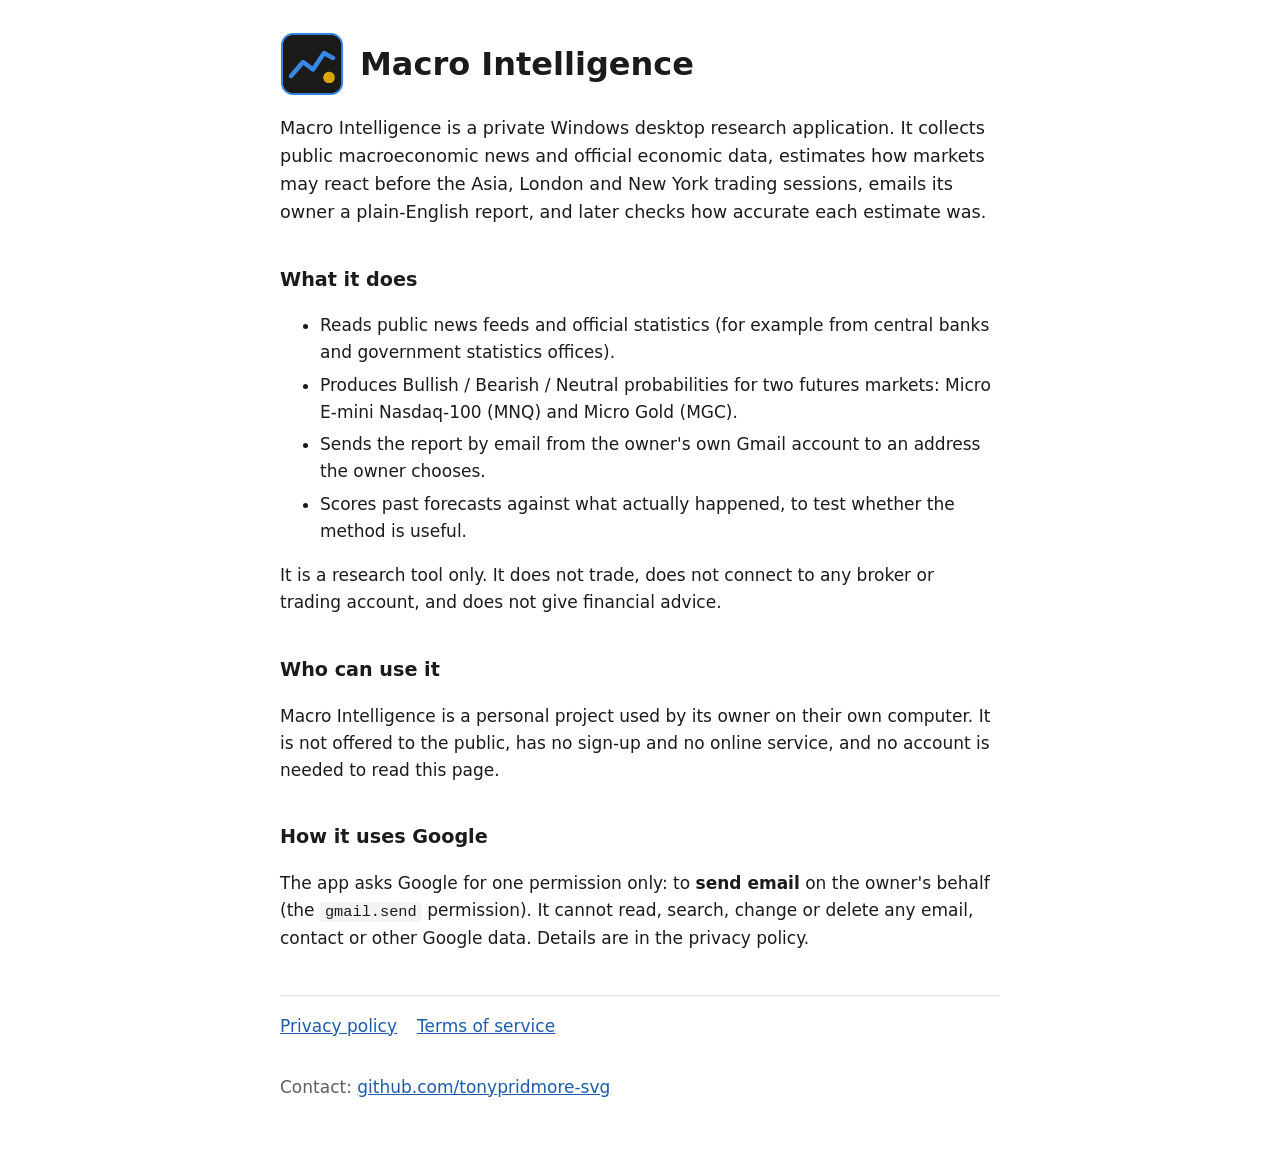
<file: index.html>
<!doctype html>
<html lang="en">
<head>
<meta charset="utf-8">
<meta name="viewport" content="width=device-width, initial-scale=1">
<title>Macro Intelligence</title>
<meta name="description" content="Macro Intelligence is a private Windows desktop research app that studies how macroeconomic news relates to Nasdaq-100 and gold futures, and emails its owner plain-English reports.">
<link rel="icon" href="logo.png">
<link rel="stylesheet" href="style.css">
</head>
<body>
<header>
  <img src="logo.png" width="64" height="64" alt="Macro Intelligence logo">
  <h1>Macro Intelligence</h1>
</header>
<main>
  <p class="lead">Macro Intelligence is a private Windows desktop research application. It collects public
  macroeconomic news and official economic data, estimates how markets may react before the Asia, London
  and New York trading sessions, emails its owner a plain-English report, and later checks how accurate
  each estimate was.</p>

  <h2>What it does</h2>
  <ul>
    <li>Reads public news feeds and official statistics (for example from central banks and government
      statistics offices).</li>
    <li>Produces Bullish / Bearish / Neutral probabilities for two futures markets: Micro E-mini
      Nasdaq-100 (MNQ) and Micro Gold (MGC).</li>
    <li>Sends the report by email from the owner's own Gmail account to an address the owner chooses.</li>
    <li>Scores past forecasts against what actually happened, to test whether the method is useful.</li>
  </ul>
  <p>It is a research tool only. It does not trade, does not connect to any broker or trading account,
  and does not give financial advice.</p>

  <h2>Who can use it</h2>
  <p>Macro Intelligence is a personal project used by its owner on their own computer. It is not offered
  to the public, has no sign-up and no online service, and no account is needed to read this page.</p>

  <h2>How it uses Google</h2>
  <p>The app asks Google for one permission only: to <strong>send email</strong> on the owner's behalf
  (the <code>gmail.send</code> permission). It cannot read, search, change or delete any email, contact
  or other Google data. Details are in the privacy policy.</p>

  <nav class="links">
    <a href="https://tonypridmore-svg.github.io/privacy.html">Privacy policy</a>
    <a href="https://tonypridmore-svg.github.io/terms.html">Terms of service</a>
  </nav>
</main>
<footer>
  <p>Contact: <a href="https://github.com/tonypridmore-svg">github.com/tonypridmore-svg</a></p>
</footer>
</body>
</html>
</file>
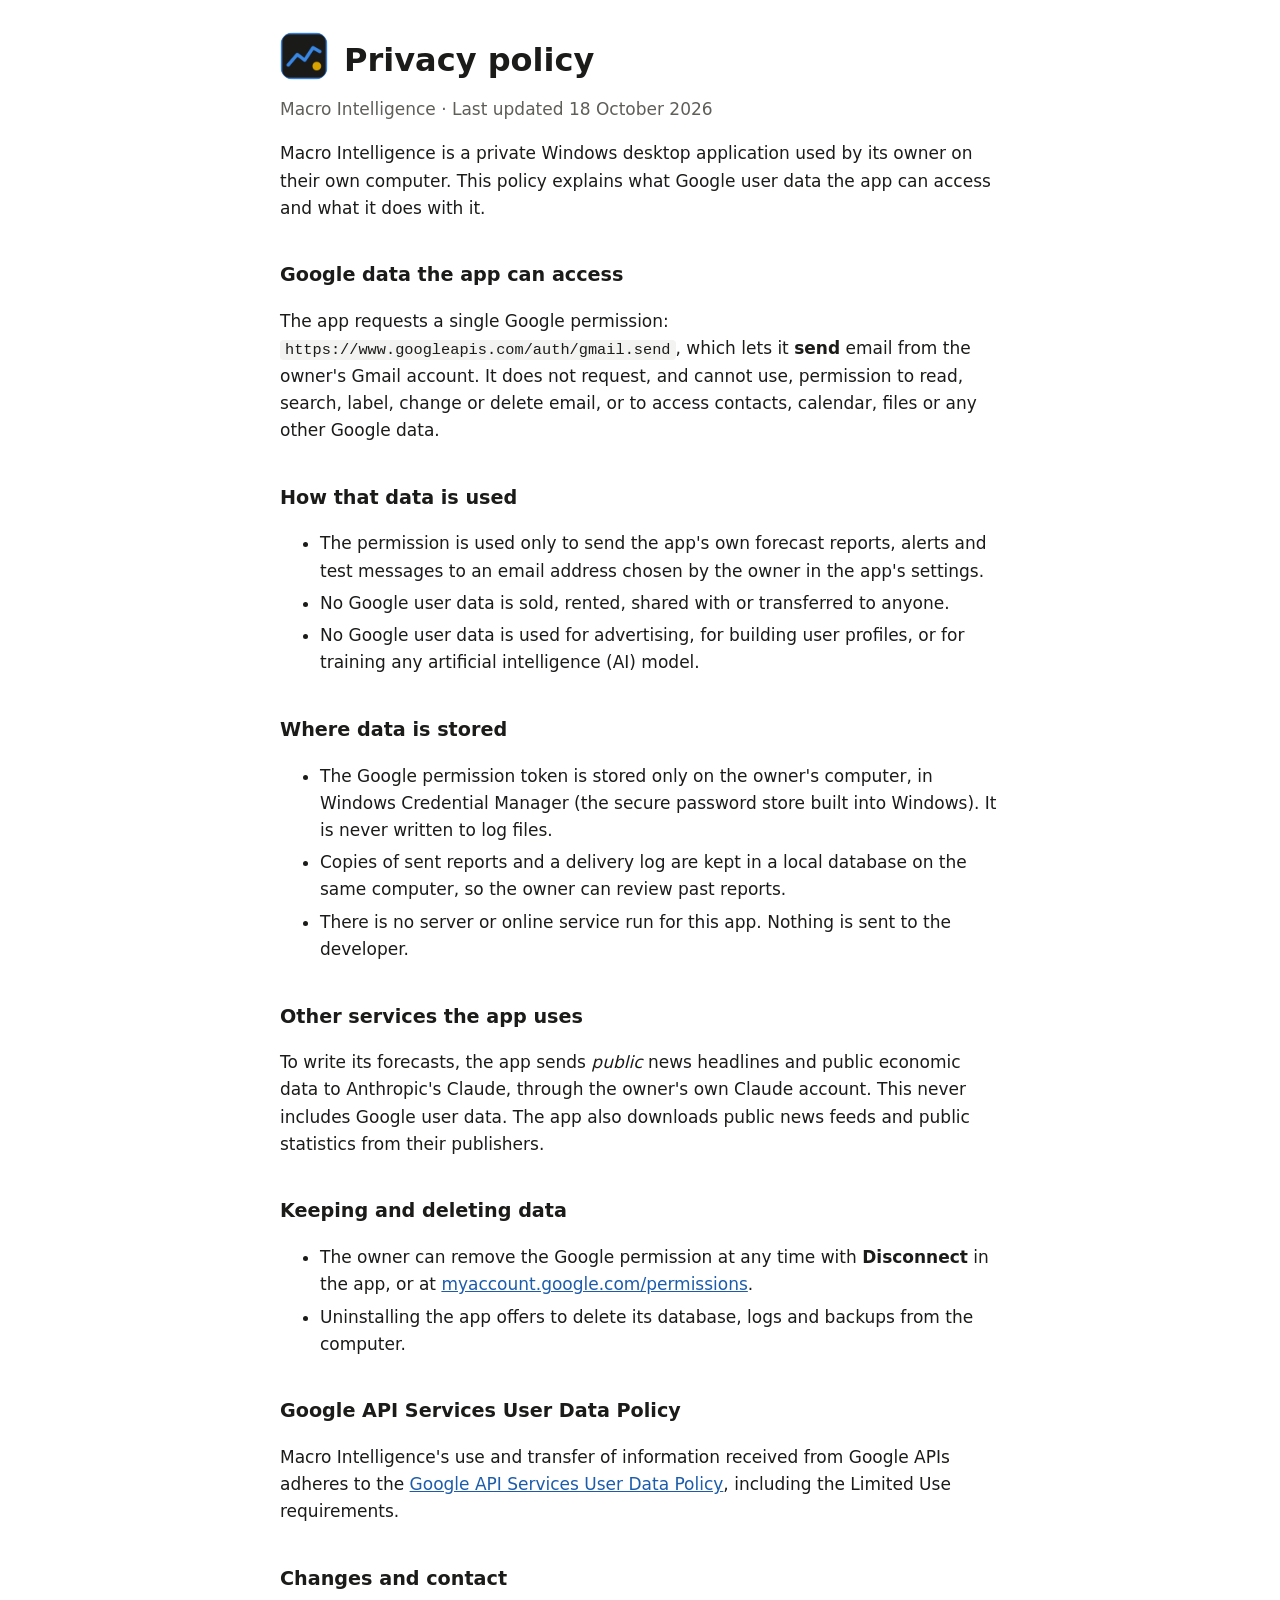
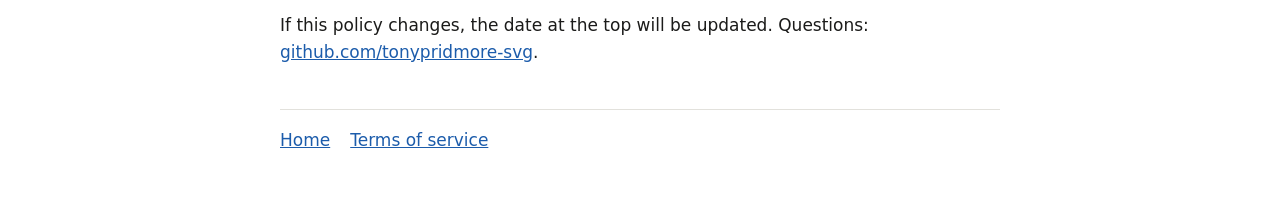
<file: privacy.html>
<!doctype html>
<html lang="en">
<head>
<meta charset="utf-8">
<meta name="viewport" content="width=device-width, initial-scale=1">
<title>Privacy policy - Macro Intelligence</title>
<link rel="icon" href="logo.png">
<link rel="stylesheet" href="style.css">
</head>
<body>
<header>
  <a href="https://tonypridmore-svg.github.io/"><img src="logo.png" width="48" height="48" alt="Macro Intelligence logo"></a>
  <h1>Privacy policy</h1>
</header>
<main>
  <p class="meta">Macro Intelligence &middot; Last updated 18 October 2026</p>

  <p>Macro Intelligence is a private Windows desktop application used by its owner on their own computer.
  This policy explains what Google user data the app can access and what it does with it.</p>

  <h2>Google data the app can access</h2>
  <p>The app requests a single Google permission: <code>https://www.googleapis.com/auth/gmail.send</code>,
  which lets it <strong>send</strong> email from the owner's Gmail account. It does not request, and cannot
  use, permission to read, search, label, change or delete email, or to access contacts, calendar, files
  or any other Google data.</p>

  <h2>How that data is used</h2>
  <ul>
    <li>The permission is used only to send the app's own forecast reports, alerts and test messages to an
      email address chosen by the owner in the app's settings.</li>
    <li>No Google user data is sold, rented, shared with or transferred to anyone.</li>
    <li>No Google user data is used for advertising, for building user profiles, or for training any
      artificial intelligence (AI) model.</li>
  </ul>

  <h2>Where data is stored</h2>
  <ul>
    <li>The Google permission token is stored only on the owner's computer, in Windows Credential Manager
      (the secure password store built into Windows). It is never written to log files.</li>
    <li>Copies of sent reports and a delivery log are kept in a local database on the same computer, so the
      owner can review past reports.</li>
    <li>There is no server or online service run for this app. Nothing is sent to the developer.</li>
  </ul>

  <h2>Other services the app uses</h2>
  <p>To write its forecasts, the app sends <em>public</em> news headlines and public economic data to
  Anthropic's Claude, through the owner's own Claude account. This never includes Google user data. The
  app also downloads public news feeds and public statistics from their publishers.</p>

  <h2>Keeping and deleting data</h2>
  <ul>
    <li>The owner can remove the Google permission at any time with <strong>Disconnect</strong> in the
      app, or at <a href="https://myaccount.google.com/permissions">myaccount.google.com/permissions</a>.</li>
    <li>Uninstalling the app offers to delete its database, logs and backups from the computer.</li>
  </ul>

  <h2>Google API Services User Data Policy</h2>
  <p>Macro Intelligence's use and transfer of information received from Google APIs adheres to the
  <a href="https://developers.google.com/terms/api-services-user-data-policy">Google API Services User
  Data Policy</a>, including the Limited Use requirements.</p>

  <h2>Changes and contact</h2>
  <p>If this policy changes, the date at the top will be updated. Questions:
  <a href="https://github.com/tonypridmore-svg">github.com/tonypridmore-svg</a>.</p>

  <nav class="links">
    <a href="https://tonypridmore-svg.github.io/">Home</a>
    <a href="https://tonypridmore-svg.github.io/terms.html">Terms of service</a>
  </nav>
</main>
</body>
</html>
</file>
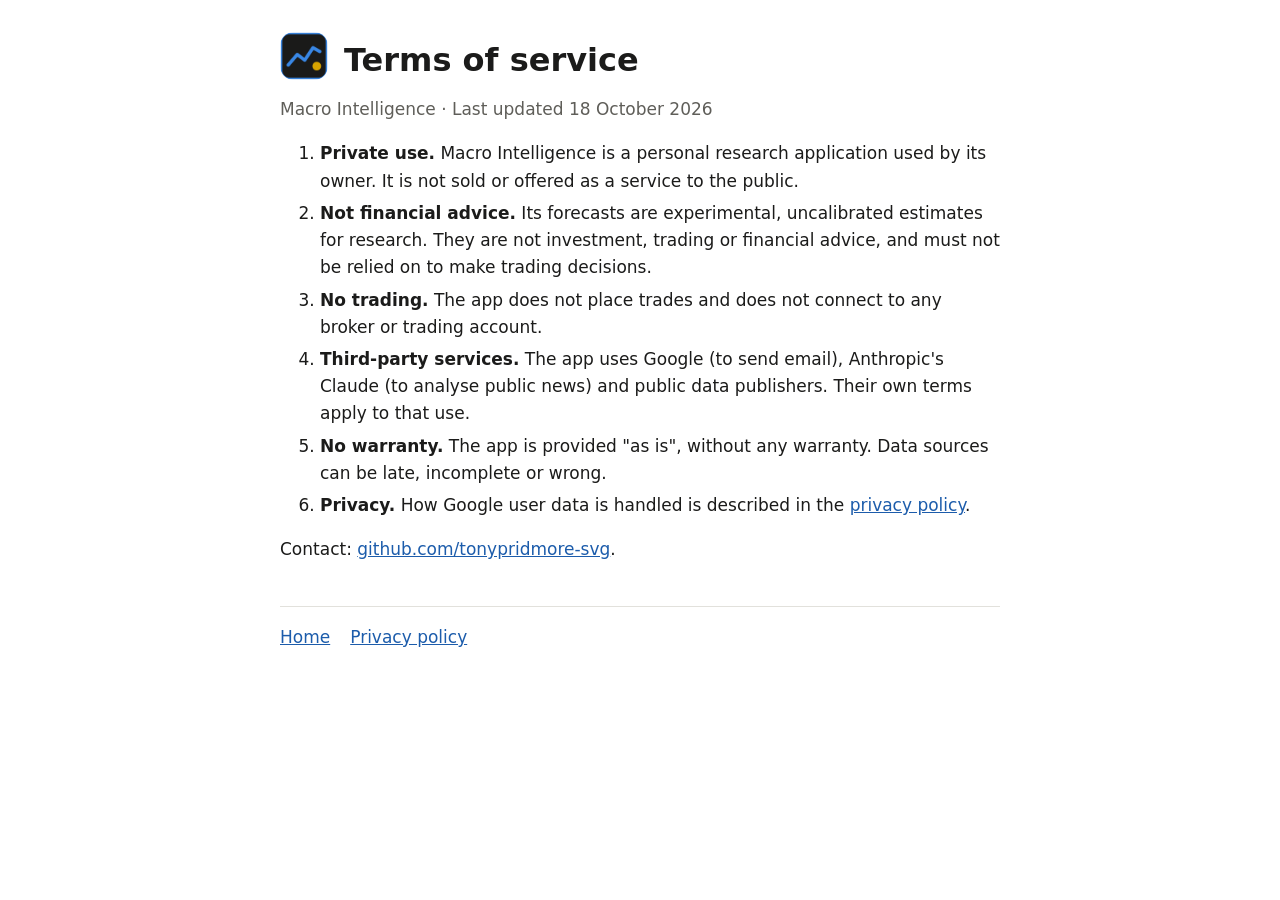
<file: terms.html>
<!doctype html>
<html lang="en">
<head>
<meta charset="utf-8">
<meta name="viewport" content="width=device-width, initial-scale=1">
<title>Terms of service - Macro Intelligence</title>
<link rel="icon" href="logo.png">
<link rel="stylesheet" href="style.css">
</head>
<body>
<header>
  <a href="https://tonypridmore-svg.github.io/"><img src="logo.png" width="48" height="48" alt="Macro Intelligence logo"></a>
  <h1>Terms of service</h1>
</header>
<main>
  <p class="meta">Macro Intelligence &middot; Last updated 18 October 2026</p>

  <ol>
    <li><strong>Private use.</strong> Macro Intelligence is a personal research application used by its
      owner. It is not sold or offered as a service to the public.</li>
    <li><strong>Not financial advice.</strong> Its forecasts are experimental, uncalibrated estimates for
      research. They are not investment, trading or financial advice, and must not be relied on to make
      trading decisions.</li>
    <li><strong>No trading.</strong> The app does not place trades and does not connect to any broker or
      trading account.</li>
    <li><strong>Third-party services.</strong> The app uses Google (to send email), Anthropic's Claude
      (to analyse public news) and public data publishers. Their own terms apply to that use.</li>
    <li><strong>No warranty.</strong> The app is provided "as is", without any warranty. Data sources can
      be late, incomplete or wrong.</li>
    <li><strong>Privacy.</strong> How Google user data is handled is described in the
      <a href="https://tonypridmore-svg.github.io/privacy.html">privacy policy</a>.</li>
  </ol>

  <p>Contact: <a href="https://github.com/tonypridmore-svg">github.com/tonypridmore-svg</a>.</p>

  <nav class="links">
    <a href="https://tonypridmore-svg.github.io/">Home</a>
    <a href="https://tonypridmore-svg.github.io/privacy.html">Privacy policy</a>
  </nav>
</main>
</body>
</html>
</file>
<file: style.css>
:root {
  --bg: #ffffff;
  --text: #1b1b1a;
  --muted: #5f5e59;
  --line: #e2e1dc;
  --link: #1c5cab;
  --code: #f3f3f1;
}
@media (prefers-color-scheme: dark) {
  :root {
    --bg: #161616;
    --text: #ecebe6;
    --muted: #a9a8a1;
    --line: #34332f;
    --link: #79aef0;
    --code: #232321;
  }
}
* { box-sizing: border-box; }
body {
  margin: 0;
  padding: 32px 16px 48px;
  background: var(--bg);
  color: var(--text);
  font: 17px/1.6 "Segoe UI", system-ui, -apple-system, sans-serif;
}
header, main, footer { max-width: 720px; margin: 0 auto; }
header { display: flex; align-items: center; gap: 16px; margin-bottom: 8px; }
header img { border-radius: 14px; flex: none; }
h1 { font-size: 2rem; line-height: 1.2; margin: 0; }
h2 { font-size: 1.2rem; margin: 2em 0 0.4em; }
.lead { font-size: 1.1rem; }
.meta { color: var(--muted); margin-top: 0; }
a { color: var(--link); }
code { background: var(--code); padding: 1px 5px; border-radius: 4px; font-size: 0.9em; overflow-wrap: anywhere; }
li { margin: 0.3em 0; }
.links { display: flex; flex-wrap: wrap; gap: 20px; margin-top: 2.5em; padding-top: 1em; border-top: 1px solid var(--line); }
footer { color: var(--muted); margin-top: 2em; }
</file>
